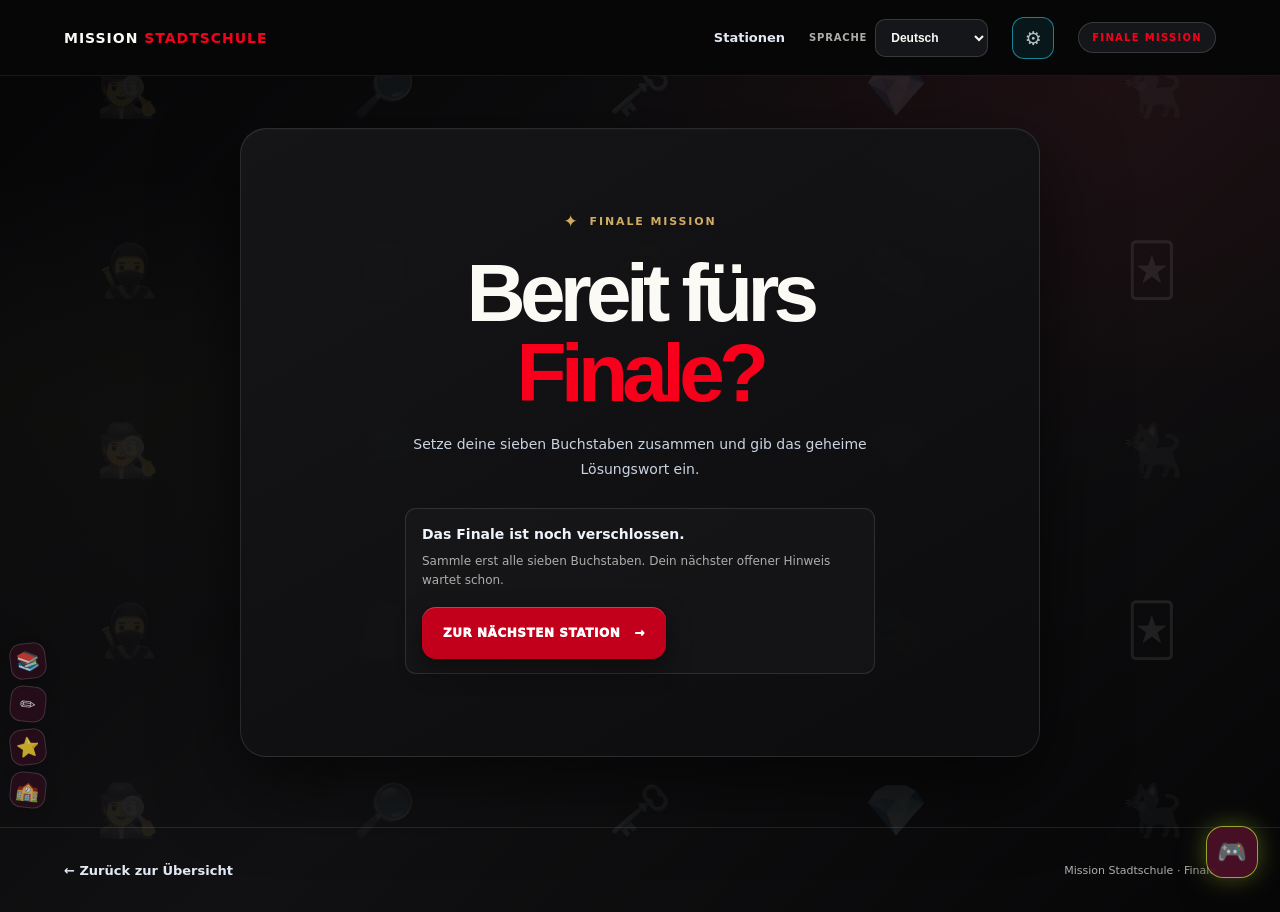
<file: final.html>
<!doctype html>
<html lang="de">
<head>
  <meta charset="utf-8">
  <meta name="viewport" content="width=device-width, initial-scale=1">
  <meta name="theme-color" content="#090a0c">
  <meta name="description" content="Setze die gesammelten Buchstaben zusammen und knacke das Finale der Mission Stadtschule.">
  <title>Mission Stadtschule – Finale</title>
  <link rel="stylesheet" href="style.css?v=mission-20261111-2">
</head>
<body class="final-page">
<div class="emoji-backdrop" aria-hidden="true"><span>🕵️</span><span>🔎</span><span>🗝️</span><span>💎</span><span>🐈‍⬛</span><span>🥷</span><span>🚨</span><span>💰</span><span>🎭</span><span>🃏</span><span>🕵️</span><span>🔎</span><span>🗝️</span><span>💎</span><span>🐈‍⬛</span><span>🥷</span><span>🚨</span><span>💰</span><span>🎭</span><span>🃏</span><span>🕵️</span><span>🔎</span><span>🗝️</span><span>💎</span><span>🐈‍⬛</span></div>
<header class="top">
  <a class="brand" href="index.html" aria-label="Zurück zur Mission Stadtschule Startseite" data-i18n-aria-label="backHome">MISSION <span>STADTSCHULE</span></a>
  <nav class="top-links" aria-label="Hauptnavigation" data-i18n-aria-label="mainNav">
    <a href="index.html#stationen" data-i18n="navStations">Stationen</a>
  </nav>
  <div class="language-picker">
    <label for="languageSelect" data-i18n="language">Sprache</label>
    <select id="languageSelect" aria-label="Sprache auswählen" data-i18n-aria-label="languageSelect">
      <option value="de">Deutsch</option>
      <option value="en">English</option>
      <option value="ar">العربية</option>
      <option value="ru">Русский</option>
      <option value="es">Español</option>
      <option value="fr">Français</option>
      <option value="tr">Türkçe</option>
    </select>
  </div>
  <details class="settings-menu">
    <summary data-i18n-aria-label="settingsOpen" data-i18n-title="settingsOpen" aria-label="Einstellungen öffnen" title="Einstellungen öffnen">⚙️</summary>
    <div class="settings-panel">
      <strong data-i18n="settingsTitle">ANSICHT &amp; TON</strong>
      <label for="siteBrightness" data-i18n="brightness">Bildschirmhelligkeit</label>
      <div class="brightness-control"><input id="siteBrightness" type="range" min="80" max="120" value="105"><output id="brightnessValue" for="siteBrightness">105%</output></div>
      <label for="soundVolume" data-i18n="soundVolume">Lautstärke</label>
      <div class="brightness-control"><input id="soundVolume" type="range" min="0" max="100" value="80"><output id="soundVolumeValue" for="soundVolume">80%</output></div>
      <label class="settings-toggle" for="soundEffects"><input id="soundEffects" type="checkbox" checked><span data-i18n="soundEffects">Klicksounds</span></label>
      <fieldset class="layout-mode-setting">
        <legend data-i18n="deviceModeTitle">Gerätegröße</legend>
        <div class="layout-mode-options">
          <label class="layout-mode-option"><input type="radio" name="layoutMode" value="auto" checked><span data-i18n="deviceModeAuto">Auto</span></label>
          <label class="layout-mode-option"><input type="radio" name="layoutMode" value="phone"><span data-i18n="deviceModePhone">Telefon</span></label>
          <label class="layout-mode-option"><input type="radio" name="layoutMode" value="tablet"><span data-i18n="deviceModeTablet">Tablet</span></label>
        </div>
      </fieldset>
    </div>
  </details>
  <div class="badge" data-i18n="finalMission">FINAL MISSION</div>
</header>

<main class="final-wrap">
  <section class="final-card">
    <div class="eyebrow"><span class="eyebrow-mark" aria-hidden="true">✦</span> <span data-i18n="finalMission">FINAL MISSION</span></div>
    <h1 data-i18n-html="finalTitle">Bereit fürs<br><span>Finale?</span></h1>
    <p data-i18n="finalDescription">Setze deine sieben Buchstaben zusammen und gib das geheime Lösungswort ein.</p>
    <div id="finalLocked" class="locked-message hidden" role="status">
      <strong data-i18n="lockedTitle">Das Finale ist noch verschlossen.</strong>
      <p data-i18n="lockedText">Sammle erst alle sieben Buchstaben. Dein nächster offener Hinweis wartet schon.</p>
      <a id="nextStationLink" class="btn" href="index.html#stationen"><span data-i18n="nextOpen">ZUR NÄCHSTEN STATION</span> <span aria-hidden="true">→</span></a>
    </div>
    <form id="finalForm" class="final-form">
      <label class="field-label" for="finalInput" data-i18n="solutionLabel">Dein Lösungswort</label>
      <input id="finalInput" class="answer" type="text" inputmode="text" autocomplete="off" autocapitalize="characters" autocorrect="off" spellcheck="false" placeholder="LÖSUNGSWORT" data-i18n-placeholder="solutionPlaceholder" aria-describedby="finalMessage" required>
      <button class="btn" type="submit"><span data-i18n="checkCode">CODE PRÜFEN</span> <span aria-hidden="true">→</span></button>
      <div id="finalMessage" aria-live="polite"></div>
    </form>
    <section id="schoolReveal" class="school-reveal hidden" aria-labelledby="storyTitle" aria-live="polite">
      <div class="story-kicker" data-i18n="storyKicker">DIE GESCHICHTE UNSERER SCHULE</div>
      <h2 id="storyTitle" data-i18n-html="storyTitle">Ein Ort.<br><span>Viele Geschichten.</span></h2>
      <div id="schoolStory" class="school-story"></div>
      <div class="story-spectrum cipher-easter-egg" role="button" tabindex="0" data-i18n-aria-label="cipherEggButton" aria-label="Geheime Botschaft entdecken"><span></span><span></span><span></span></div>
      <div id="schoolFacts" class="school-facts"></div>
      <section id="creditsList" class="story-credits" aria-live="polite"></section>
      <p class="story-thanks" data-i18n="storyThanks">Danke, dass du unsere Rallye gespielt hast. Schön, dass du dabei warst! 💙</p>
      <div class="easter-eggs">
        <p id="cipherSecret" class="easter-egg-message hidden" aria-live="polite"></p>
        <button id="creditTrigger" class="easter-egg-trigger" type="button" data-i18n-aria-label="easterEggButton" aria-label="Geheime Stern-Taste">⭐</button>
        <p id="developerCredit" class="easter-egg-message hidden" aria-live="polite"></p>
        <div class="color-sequence" data-i18n-aria-label="colorSequenceLabel" aria-label="Geheime Farbenfolge">
          <button class="color-key red" type="button" data-secret-color="red" data-i18n-aria-label="colorRed" aria-label="Rot"><span></span></button>
          <button class="color-key blue" type="button" data-secret-color="blue" data-i18n-aria-label="colorBlue" aria-label="Blau"><span></span></button>
          <button class="color-key green" type="button" data-secret-color="green" data-i18n-aria-label="colorGreen" aria-label="Grün"><span></span></button>
        </div>
        <p id="schoolSecret" class="easter-egg-message hidden" aria-live="polite"></p>
        <button id="neonToggle" class="neon-toggle" type="button" aria-expanded="false" aria-controls="neonControl" data-i18n-aria-label="sliderToggle" aria-label="Neon-Regler öffnen">🌈</button>
        <div id="neonControl" class="neon-control hidden">
          <label for="neonIntensity"><span data-i18n="sliderLabel">Neon-Leuchten</span><input id="neonIntensity" type="range" min="10" max="100" value="65"></label>
          <p id="sliderSecret" class="easter-egg-message hidden" aria-live="polite"></p>
        </div>
      </div>
    </section>
  </section>
</main>
<div class="page-stickers" aria-hidden="true"><span>📚</span><span>✏️</span><span>⭐</span><span>🏫</span></div>
<footer class="site-footer">
  <a class="text-link" href="index.html" data-i18n="backOverview">← Zurück zur Übersicht</a>
  <span data-i18n="footerFinal">Mission Stadtschule · Finale</span>
</footer>

<details class="quick-emoji-game">
  <summary data-i18n-aria-label="emojiGameOpen" data-i18n-title="emojiGameOpen" aria-label="Emoji-Spiel öffnen" title="Emoji-Spiel öffnen">🎮</summary>
  <div class="quick-game-panel">
    <strong data-i18n="emojiGameTitle">DIE EMOJI-MISSION</strong>
    <p data-i18n="emojiGameQuestion">Welches Emoji gehört zu unserer Schule?</p>
    <div class="emoji-choices" role="group" aria-label="Emoji-Spiel">
      <button type="button" data-emoji-choice="🌳" data-i18n-aria-label="emojiTree" aria-label="Baum" aria-pressed="false">🌳</button>
      <button type="button" data-emoji-choice="🏫" data-i18n-aria-label="emojiSchool" aria-label="Schule" aria-pressed="false">🏫</button>
      <button type="button" data-emoji-choice="⚽" data-i18n-aria-label="emojiFootball" aria-label="Fußball" aria-pressed="false">⚽</button>
    </div>
    <p id="emojiGameMessage" class="emoji-game-message" role="status" aria-live="polite"></p>
  </div>
</details>
<script src="script.js?v=mission-20261111-2"></script>
</body>
</html>
</file>
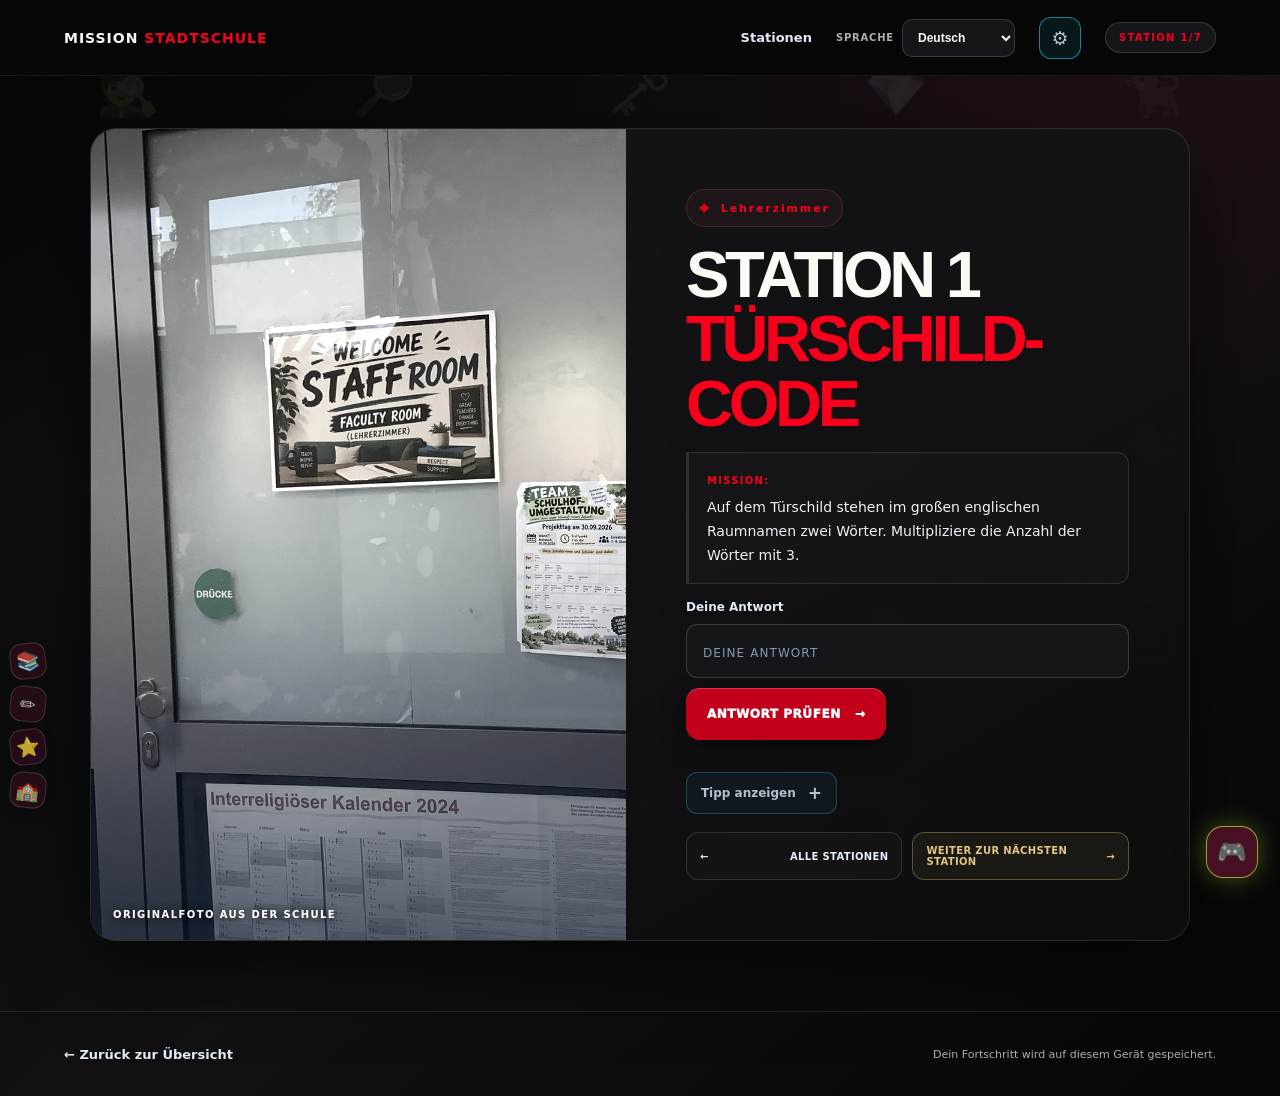
<file: station.html>
<!doctype html>
<html lang="de">
<head>
  <meta charset="utf-8">
  <meta name="viewport" content="width=device-width, initial-scale=1">
  <meta name="theme-color" content="#090a0c">
  <meta name="description" content="Löse eine Station der QR-Rallye an der Stadtschule.">
  <title>Station – Mission Stadtschule</title>
  <link rel="stylesheet" href="style.css?v=mission-20261111-2">
</head>
<body class="station-page">
<div class="emoji-backdrop" aria-hidden="true"><span>🕵️</span><span>🔎</span><span>🗝️</span><span>💎</span><span>🐈‍⬛</span><span>🥷</span><span>🚨</span><span>💰</span><span>🎭</span><span>🃏</span><span>🕵️</span><span>🔎</span><span>🗝️</span><span>💎</span><span>🐈‍⬛</span><span>🥷</span><span>🚨</span><span>💰</span><span>🎭</span><span>🃏</span><span>🕵️</span><span>🔎</span><span>🗝️</span><span>💎</span><span>🐈‍⬛</span></div>
<header class="top">
  <a class="brand" href="index.html" aria-label="Zurück zur Mission Stadtschule Startseite" data-i18n-aria-label="backHome">MISSION <span>STADTSCHULE</span></a>
  <nav class="top-links" aria-label="Hauptnavigation" data-i18n-aria-label="mainNav">
    <a href="index.html#stationen" data-i18n="navStations">Stationen</a>
  </nav>
  <div class="language-picker">
    <label for="languageSelect" data-i18n="language">Sprache</label>
    <select id="languageSelect" aria-label="Sprache auswählen" data-i18n-aria-label="languageSelect">
      <option value="de">Deutsch</option>
      <option value="en">English</option>
      <option value="ar">العربية</option>
      <option value="ru">Русский</option>
      <option value="es">Español</option>
      <option value="fr">Français</option>
      <option value="tr">Türkçe</option>
    </select>
  </div>
  <details class="settings-menu">
    <summary data-i18n-aria-label="settingsOpen" data-i18n-title="settingsOpen" aria-label="Einstellungen öffnen" title="Einstellungen öffnen">⚙️</summary>
    <div class="settings-panel">
      <strong data-i18n="settingsTitle">ANSICHT &amp; TON</strong>
      <label for="siteBrightness" data-i18n="brightness">Bildschirmhelligkeit</label>
      <div class="brightness-control"><input id="siteBrightness" type="range" min="80" max="120" value="105"><output id="brightnessValue" for="siteBrightness">105%</output></div>
      <label for="soundVolume" data-i18n="soundVolume">Lautstärke</label>
      <div class="brightness-control"><input id="soundVolume" type="range" min="0" max="100" value="80"><output id="soundVolumeValue" for="soundVolume">80%</output></div>
      <label class="settings-toggle" for="soundEffects"><input id="soundEffects" type="checkbox" checked><span data-i18n="soundEffects">Klicksounds</span></label>
      <fieldset class="layout-mode-setting">
        <legend data-i18n="deviceModeTitle">Gerätegröße</legend>
        <div class="layout-mode-options">
          <label class="layout-mode-option"><input type="radio" name="layoutMode" value="auto" checked><span data-i18n="deviceModeAuto">Auto</span></label>
          <label class="layout-mode-option"><input type="radio" name="layoutMode" value="phone"><span data-i18n="deviceModePhone">Telefon</span></label>
          <label class="layout-mode-option"><input type="radio" name="layoutMode" value="tablet"><span data-i18n="deviceModeTablet">Tablet</span></label>
        </div>
      </fieldset>
    </div>
  </details>
  <div id="stationNumber" class="badge">STATION</div>
</header>

<main class="station-wrap">
  <div id="stationCard" class="station-card"></div>
</main>

<div class="page-stickers" aria-hidden="true"><span>📚</span><span>✏️</span><span>⭐</span><span>🏫</span></div>

<footer class="site-footer">
  <a class="text-link" href="index.html" data-i18n="backOverview">← Zurück zur Übersicht</a>
  <span data-i18n="progressSaved">Dein Fortschritt wird auf diesem Gerät gespeichert.</span>
</footer>

<details class="quick-emoji-game">
  <summary data-i18n-aria-label="emojiGameOpen" data-i18n-title="emojiGameOpen" aria-label="Emoji-Spiel öffnen" title="Emoji-Spiel öffnen">🎮</summary>
  <div class="quick-game-panel">
    <strong data-i18n="emojiGameTitle">DIE EMOJI-MISSION</strong>
    <p data-i18n="emojiGameQuestion">Welches Emoji gehört zu unserer Schule?</p>
    <div class="emoji-choices" role="group" aria-label="Emoji-Spiel">
      <button type="button" data-emoji-choice="🌳" data-i18n-aria-label="emojiTree" aria-label="Baum" aria-pressed="false">🌳</button>
      <button type="button" data-emoji-choice="🏫" data-i18n-aria-label="emojiSchool" aria-label="Schule" aria-pressed="false">🏫</button>
      <button type="button" data-emoji-choice="⚽" data-i18n-aria-label="emojiFootball" aria-label="Fußball" aria-pressed="false">⚽</button>
    </div>
    <p id="emojiGameMessage" class="emoji-game-message" role="status" aria-live="polite"></p>
  </div>
</details>

<script src="script.js?v=mission-20261111-2"></script>
</body>
</html>
</file>
<file: style.css>
:root {
  color-scheme: dark;
  --bg: #260612;
  --panel: #500d28;
  --panel-light: #74133c;
  --text: #fff7fa;
  --muted: #e7b9ca;
  --accent: #f51c5b;
  --accent-dark: #a70f40;
  --blue: #22e8ff;
  --green: #c9ff38;
  --line: #9c3158;
  --danger: #ff9aab;
  --success: #d3ff6a;
  --neon-intensity: .65;
  --radius: 26px;
}

* { box-sizing: border-box; }
html { scroll-behavior: smooth; scroll-padding-top: 90px; }
body {
  min-width: 320px;
  min-height: 100vh;
  margin: 0;
  color: var(--text);
  background:
    radial-gradient(ellipse at 86% 8%, #ff174c55 0, transparent 34rem),
    radial-gradient(ellipse at 8% 44%, #17dff525 0, transparent 34rem),
    radial-gradient(ellipse at 52% 95%, #b3ed2717 0, transparent 36rem),
    linear-gradient(138deg, #310716 0%, #52102b 54%, #290818 100%);
  font-family: Inter, ui-sans-serif, system-ui, -apple-system, BlinkMacSystemFont, "Segoe UI", sans-serif;
}

a { color: inherit; text-decoration: none; }
button, input { font: inherit; }
button, a { -webkit-tap-highlight-color: transparent; }
a:focus-visible, button:focus-visible, input:focus-visible {
  outline: 3px solid var(--accent);
  outline-offset: 4px;
}

.top {
  position: sticky;
  z-index: 5;
  top: 0;
  display: flex;
  min-height: 76px;
  align-items: center;
  justify-content: space-between;
  gap: 24px;
  padding: 0 max(5vw, calc((100vw - 1160px) / 2));
  border-bottom: 1px solid #ffffff18;
  background: #0a1020eF;
  backdrop-filter: blur(20px);
}
.brand { flex: 0 0 auto; font-size: 14px; font-weight: 900; letter-spacing: .07em; }
.brand span { color: var(--accent); }
.top-links { display: flex; align-items: center; gap: 30px; margin-left: auto; }
.top-links a, .text-link { color: #d7deea; font-size: 13px; font-weight: 700; transition: color .18s ease; }
.top-links a:hover, .text-link:hover { color: var(--accent); }
.language-picker { display: flex; align-items: center; gap: 8px; }
.language-picker label { color: var(--muted); font-size: 10px; font-weight: 800; letter-spacing: .08em; text-transform: uppercase; }
.language-picker select {
  min-height: 38px;
  padding: 0 30px 0 11px;
  border: 1px solid #ffffff28;
  border-radius: 10px;
  background: #182641;
  color: var(--text);
  cursor: pointer;
  font-size: 12px;
  font-weight: 700;
}
.language-picker select:focus-visible { outline: 3px solid var(--accent); outline-offset: 3px; }
.badge {
  flex: 0 0 auto;
  padding: 9px 13px;
  border: 1px solid #ffffff28;
  border-radius: 999px;
  color: var(--accent);
  font-size: 10px;
  font-weight: 900;
  letter-spacing: .13em;
}

.hero {
  display: grid;
  width: min(1160px, 100%);
  grid-template-columns: minmax(0, 1.35fr) minmax(300px, .72fr);
  align-items: center;
  gap: clamp(28px, 5vw, 72px);
  margin: 0 auto;
  padding: clamp(62px, 10vw, 128px) 28px 78px;
}
.hero-card { position: relative; padding: clamp(24px, 3vw, 40px); }
.hero-card, .progress-card, .station-card, .final-card {
  border-color: #ffffff20;
  background:
    linear-gradient(135deg, #ffffff09, transparent 45%),
    linear-gradient(150deg, #1c2a46f5, #121c31f5);
  box-shadow: 0 28px 80px #02061180, inset 0 1px #ffffff0d;
}
.hero-card::before {
  position: absolute;
  z-index: -1;
  top: -90px;
  left: -50px;
  width: 360px;
  height: 360px;
  border: 1px solid #ffffff0b;
  border-radius: 50%;
  content: "";
}
.eyebrow, .section-title {
  color: var(--accent);
  font-size: 11px;
  font-weight: 900;
  letter-spacing: .17em;
}
.eyebrow { display: flex; align-items: center; gap: 10px; }
.eyebrow-mark { font-size: 17px; }
h1, .overview-heading h2 { font-family: "Arial", ui-sans-serif, system-ui, sans-serif; }
.hero h1 {
  margin: 24px 0 22px;
  font-size: clamp(52px, 8vw, 94px);
  font-weight: 850;
  letter-spacing: -.075em;
  line-height: .99;
  text-wrap: balance;
}
.hero h1 span, .overview-heading h2 span { color: var(--accent); }
.hero-card > p, .overview-heading > p, .station-content > p, .final-card > p {
  max-width: 540px;
  color: #c1cad8;
  font-size: 16px;
  line-height: 1.8;
}
.hero-actions { display: flex; flex-wrap: wrap; align-items: center; gap: 22px; margin-top: 30px; }
.btn {
  display: inline-flex;
  min-height: 52px;
  align-items: center;
  justify-content: center;
  gap: 14px;
  padding: 0 21px;
  border: 0;
  border-radius: 14px;
  background: var(--accent);
  box-shadow: 0 9px 24px #ff526d25, inset 0 1px #ffffff55;
  color: #240b12;
  cursor: pointer;
  font-size: 12px;
  font-weight: 950;
  letter-spacing: .045em;
  transition: transform .18s ease, background .18s ease, box-shadow .18s ease;
}
.btn:hover { transform: translateY(-2px); background: #ff8294; box-shadow: 0 14px 32px #ff526d40, inset 0 1px #ffffff70; }
.btn.secondary { margin-left: 8px; background: #303e55; color: var(--text); }
.text-link { display: inline-flex; align-items: center; gap: 8px; }
.hero-note { margin-top: 42px; color: var(--muted); font-size: 12px; }
.hero-note span { margin-right: 8px; color: var(--accent); }
.hero-emoji-reactions { display: flex; flex-wrap: wrap; align-items: center; gap: 8px; margin-top: 20px; }
.hero-emoji-label { margin-right: 4px; color: var(--muted); font-size: 11px; font-weight: 750; }
.hero-emoji-reactions button { display: inline-flex; min-width: 56px; height: 38px; align-items: center; justify-content: center; gap: 6px; padding: 0 10px; border: 1px solid #ffffff24; border-radius: 12px; background: #ffffff0a; color: var(--text); cursor: pointer; font-size: 17px; transition: transform .18s ease, border-color .18s ease, background .18s ease; }
.hero-emoji-reactions button span:last-child { color: var(--muted); font-size: 11px; font-weight: 850; }
.hero-emoji-reactions button:hover, .hero-emoji-reactions button.is-pressed { transform: translateY(-2px); border-color: var(--blue); background: #22e8ff20; }
.hero-emoji-reactions button:disabled { cursor: default; opacity: .72; }
.hero-emoji-reactions button.is-pressed span:first-child { animation: emoji-correct .5s ease both; }

.progress-card, .hero-card, .station-card, .final-card {
  border: 1px solid #ffffff17;
  border-radius: var(--radius);
  background: linear-gradient(150deg, #1d2c47f2, #17243bf2);
  box-shadow: 0 28px 80px #03091666;
}
.progress-card { padding: clamp(23px, 3vw, 34px); }
.progress-heading { display: flex; align-items: center; justify-content: space-between; }
.progress-heading h2 { margin: 10px 0 0; font-size: 46px; font-weight: 850; letter-spacing: -.06em; }
.progress-total { color: var(--muted); font-size: 23px; font-weight: 600; }
.progress-icon {
  display: grid;
  width: 50px;
  height: 50px;
  place-items: center;
  border: 1px solid #6ff0a740;
  border-radius: 16px;
  background: #6ff0a714;
  color: var(--green);
  font-size: 24px;
}
.progress-track { height: 6px; margin-top: 21px; overflow: hidden; border-radius: 999px; background: #ffffff15; }
.progress-track span { display: block; width: 0; height: 100%; border-radius: inherit; background: var(--green); transition: width .35s ease; }
.progress-caption { margin: 10px 0 0; color: var(--muted); font-size: 12px; }
.reset-button {
  margin-top: 16px;
  padding: 8px 0;
  border: 0;
  background: transparent;
  color: #bdc8d8;
  cursor: pointer;
  font-size: 11px;
  font-weight: 750;
  text-decoration: underline;
  text-decoration-color: #bdc8d866;
  text-underline-offset: 4px;
}
.reset-button:hover { color: var(--accent); text-decoration-color: currentColor; }
.letters { display: grid; grid-template-columns: repeat(7, minmax(0, 1fr)); gap: 8px; margin: 22px 0 16px; }
.letter {
  display: grid;
  min-width: 0;
  aspect-ratio: 1;
  place-items: center;
  border: 1px solid #ffffff1b;
  border-radius: 12px;
  background: #101b2e80;
  color: #8f9bb0;
  font-size: 20px;
  font-weight: 900;
  transition: transform .18s ease, background .18s ease, color .18s ease;
}
a.letter:hover { transform: translateY(-3px); }
.letter.done { border-color: #6ff0a766; background: #6ff0a71c; color: var(--green); }
.muted { min-height: 20px; margin: 0; color: var(--muted); font-size: 12px; line-height: 1.6; }
.muted.warning { color: #ffc2ad; }

.rules {
  display: grid;
  width: min(1160px, calc(100% - 56px));
  grid-template-columns: repeat(4, 1fr);
  margin: 0 auto;
  border-top: 1px solid #ffffff20;
  border-bottom: 1px solid #ffffff20;
}
.rules div { display: flex; min-height: 76px; align-items: center; gap: 14px; padding: 12px 16px; }
.rules div + div { border-left: 1px solid #ffffff18; }
.rules b { color: var(--accent); font-size: 12px; }
.rules span { color: #d1d8e3; font-size: 13px; font-weight: 650; }

.school-showcase, .reviews-section { width: min(1160px, calc(100% - 56px)); margin: 0 auto; }
.school-showcase { padding-top: 30px; }
.school-profile-grid { display: grid; grid-template-columns: minmax(0, .9fr) minmax(0, 1.1fr); align-items: stretch; gap: 22px; }
.school-photo-card { position: relative; display: block; min-height: 380px; overflow: hidden; border: 1px solid #ffffff24; border-radius: 20px; background: #101a30; box-shadow: 0 24px 60px #03091655; }
.school-photo-card img { display: block; width: 100%; height: 100%; min-height: 380px; object-fit: cover; transition: transform .25s ease; }
.school-photo-card:hover img { transform: scale(1.025); }
.school-photo-caption { position: absolute; right: 0; bottom: 0; left: 0; display: flex; align-items: center; gap: 10px; padding: 22px 18px 16px; background: linear-gradient(transparent, #07101de8); color: #fff; font-size: 12px; font-weight: 800; }
.school-photo-caption strong { margin-right: auto; letter-spacing: .04em; }
.school-photo-caption > span:nth-child(2) { color: var(--green); }
.home-school-facts { min-width: 0; padding: 20px; border: 1px solid #ffffff18; border-radius: 20px; background: linear-gradient(160deg, rgba(31, 46, 72, 0.95), rgba(16, 24, 37, 0.86)); }
.home-school-facts h3 { margin: 0 0 14px; color: var(--green); font-size: 17px; }
.home-school-facts .school-facts { grid-template-columns: repeat(2, minmax(0, 1fr)); gap: 10px; margin: 0; }
.home-school-facts .school-facts p { padding: 12px; font-size: 12px; }
.home-school-facts .school-facts-source { grid-column: 1 / -1; }

.station-overview { width: min(1160px, calc(100% - 56px)); margin: 0 auto; padding: 96px 0 100px; }
.overview-heading { display: flex; align-items: end; justify-content: space-between; gap: 32px; margin-bottom: 34px; }
.overview-heading h2 { margin: 14px 0 0; font-size: clamp(36px, 5vw, 55px); letter-spacing: -.06em; line-height: 1.05; }
.overview-heading > p { max-width: 330px; margin: 0 0 4px; font-size: 14px; }
.station-grid { display: grid; grid-template-columns: repeat(4, minmax(0, 1fr)); gap: 16px; }

.reviews-section { padding-bottom: 88px; }
.reviews-heading { margin-top: 8px; }
.reviews-cta-row { display: flex; justify-content: space-between; gap: 12px; margin: 0 0 18px; }
.leave-review-button { border: 1px solid rgba(201, 255, 56, 0.65); background: linear-gradient(135deg, rgba(201, 255, 56, 0.2), rgba(34, 232, 255, 0.12)); color: #e7ffad; }
.leave-review-button:hover { background: linear-gradient(135deg, rgba(201, 255, 56, 0.32), rgba(34, 232, 255, 0.2)); }
.reviews-toggle {
  min-width: 210px;
  justify-content: center;
  gap: 10px;
  padding: 0 18px;
  border: 1px solid rgba(255, 208, 102, 0.55);
  background: linear-gradient(135deg, rgba(255, 209, 102, 0.18), rgba(69, 199, 255, 0.12));
  box-shadow: 0 10px 26px rgba(255, 209, 102, 0.12);
  color: #fff2bf;
}
.reviews-toggle.is-empty {
  border-color: rgba(255, 209, 102, 0.7);
  background: linear-gradient(135deg, rgba(255, 209, 102, 0.2), rgba(255, 92, 112, 0.12));
  color: #ffe69d;
}
.reviews-layout { display: grid; grid-template-columns: minmax(280px, 0.8fr) minmax(0, 1.2fr); gap: 22px; }
.review-form-card, .review-list-wrap { padding: 20px; border: 1px solid #ffffff18; border-radius: 24px; background: rgba(18, 26, 41, 0.9); }
.review-list-wrap.is-focused { box-shadow: 0 0 0 2px rgba(69, 199, 255, 0.7), 0 0 28px rgba(69, 199, 255, 0.2); }
.review-form-card h3, .admin-panel h4 { margin: 0 0 12px; font-size: 18px; }
.admin-panel-head { display: flex; align-items: center; gap: 10px; margin-bottom: 12px; }
.admin-panel-head h4 { margin: 0; }
.review-form { display: grid; gap: 10px; }
.review-input, .review-select, .review-textarea {
  width: 100%;
  padding: 12px 14px;
  border: 1px solid #ffffff28;
  border-radius: 12px;
  background: rgba(10, 17, 30, 0.9);
  color: var(--text);
  font: inherit;
}
.photo-input { padding: 9px; font-size: 12px; }
.photo-input:disabled { opacity: .55; cursor: not-allowed; }
.cloud-setup-note { margin: 10px 0 0; color: var(--muted); font-size: 12px; line-height: 1.6; }
.review-photo { display: block; width: min(100%, 360px); max-height: 280px; margin: 8px 0 14px; border: 1px solid #ffffff24; border-radius: 12px; object-fit: cover; }
.photo-preview-error { margin: 8px 0; color: #ffafb1; font-size: 12px; }
.review-reply-photo { width: min(100%, 280px); max-height: 220px; }
.photo-pending { margin: 8px 0; color: #ffd166; font-size: 12px; font-weight: 750; }
.photo-moderation { display: flex; flex-wrap: wrap; align-items: center; gap: 8px; margin: 8px 0 14px; color: #ffd166; font-size: 12px; font-weight: 750; }
.photo-moderation-button { min-height: 36px; padding: 6px 12px; border: 1px solid rgba(201,255,56,.5); border-radius: 9px; background: rgba(201,255,56,.1); color: #e7ffad; cursor: pointer; font-size: 12px; font-weight: 800; }
.photo-moderation-button:hover { background: rgba(201,255,56,.2); }
.review-textarea { min-height: 110px; resize: vertical; }
.review-select { appearance: none; }
.star-rating { display: flex; gap: 8px; margin: 2px 0 10px; }
.star-button {
  width: 34px; height: 34px; border: 1px solid rgba(255,255,255,0.2); border-radius: 10px; background: rgba(255,255,255,0.03); color: rgba(255,255,255,0.4); cursor: pointer; font-size: 24px; line-height: 1; transition: transform .2s ease, border-color .2s ease, color .2s ease;
}
.star-button.is-active { color: #ffd166; border-color: rgba(255,209,102,0.75); background: rgba(255,209,102,0.1); }
.star-button:hover { transform: translateY(-1px); border-color: rgba(255,209,102,0.7); }
.review-success { margin: 10px 0 0; padding: 10px 12px; border: 1px solid rgba(116, 255, 178, 0.45); border-radius: 10px; background: rgba(111, 240, 167, 0.12); color: var(--green); font-size: 12px; }
.review-error { margin: 10px 0 0; padding: 10px 12px; border: 1px solid rgba(255, 109, 109, 0.45); border-radius: 10px; background: rgba(255, 109, 109, 0.1); color: #ffafb1; font-size: 12px; }
.admin-panel { margin-top: 20px; padding-top: 18px; border-top: 1px solid #ffffff12; }
.admin-sign-out { margin-left: auto; padding: 6px 10px; border: 1px solid #ffffff28; border-radius: 8px; background: #ffffff0b; color: var(--muted); cursor: pointer; font-size: 11px; font-weight: 800; }
.review-list { display: grid; gap: 16px; }
.review-card, .review-empty {
  padding: 18px 18px 16px;
  border: 1px solid #ffffff18;
  border-radius: 18px;
  background: linear-gradient(180deg, rgba(36, 53, 80, 0.6), rgba(14, 22, 35, 0.82));
}
.review-empty {
  display: grid;
  place-items: center;
  gap: 10px;
  padding: 26px 22px;
  border: 1px solid rgba(255, 209, 102, 0.45);
  background: linear-gradient(180deg, rgba(255, 209, 102, 0.1), rgba(17, 28, 42, 0.85));
  box-shadow: inset 0 1px 0 rgba(255,255,255,0.09), 0 12px 30px rgba(255, 209, 102, 0.08);
}
.review-meta { display: flex; align-items: center; justify-content: space-between; gap: 12px; margin-bottom: 10px; }
.review-meta strong { font-size: 14px; }
.review-stars { display: inline-flex; gap: 2px; color: rgba(255,255,255,0.3); }
.star-display { font-size: 13px; }
.star-display.filled { color: #ffd166; }
.review-text {
  margin: 0 0 12px;
  color: #edf2ff;
  font-size: 14px;
  line-height: 1.7;
}
.review-reactions { display: flex; align-items: center; gap: 8px; flex-wrap: wrap; margin-bottom: 10px; }
.review-reaction {
  display: inline-flex; align-items: center; gap: 6px; min-height: 30px; padding: 5px 10px; border: 1px solid rgba(255,255,255,0.12); border-radius: 999px; background: rgba(255,255,255,0.03); color: var(--text); cursor: pointer; font-size: 12px;
}
.review-reaction:disabled { cursor: default; opacity: .7; }
.review-reply { padding-top: 12px; border-top: 1px solid rgba(255, 255, 255, 0.1); }
.review-reply strong { display: block; margin-bottom: 6px; color: var(--accent); font-size: 11px; letter-spacing: 0.14em; text-transform: uppercase; }
.review-reply p { margin: 0; color: var(--muted); font-size: 12px; line-height: 1.7; }
.review-empty { text-align: center; }
.review-admin-actions { display: flex; justify-content: flex-end; margin-bottom: 10px; }
.admin-delete-btn { border: 1px solid rgba(255, 109, 109, 0.5); border-radius: 999px; background: rgba(255, 109, 109, 0.08); color: #ffafb1; padding: 8px 12px; cursor: pointer; font: inherit; }
.admin-access-button {
  position: fixed; right: 22px; bottom: 22px; z-index: 30; display: inline-flex; align-items: center; justify-content: center; gap: 8px; min-width: 112px; height: 56px; padding: 0 14px; border: 1px solid rgba(90, 190, 255, 0.7); border-radius: 18px; background: linear-gradient(135deg, rgba(38,57,90,0.98), rgba(17,27,39,0.96)); box-shadow: 0 18px 30px rgba(0,0,0,0.36); color: #fff; cursor: pointer; font-size: 26px;
}
.admin-access-label { color: #b7eaff; font-size: 11px; font-weight: 900; }
.admin-access-modal {
  position: fixed; inset: 0; z-index: 40; display: grid; place-items: center; background: rgba(4,8,14,0.65); backdrop-filter: blur(6px);
}
.admin-access-card {
  position: relative; width: min(360px, calc(100vw - 32px)); padding: 24px 20px 20px; border: 1px solid rgba(255,255,255,0.12); border-radius: 22px; background: #121d2d; box-shadow: 0 18px 44px rgba(0,0,0,0.35); text-align: center;
}
.admin-access-card h3 { margin: 0 0 8px; }
.admin-access-card p { margin: 0 0 16px; color: var(--muted); font-size: 13px; line-height: 1.7; }
.admin-access-close { position: absolute; top: 10px; right: 12px; border: 0; background: transparent; color: var(--text); font-size: 24px; cursor: pointer; }
.admin-access-card .btn { width: 100%; margin-top: 14px; }
.admin-access-card > div { display: grid; gap: 7px; margin: 14px 0 10px; text-align: left; }
.admin-access-card > div label { color: var(--muted); font-size: 12px; font-weight: 750; }
.sr-only { position: absolute; width: 1px; height: 1px; overflow: hidden; clip: rect(0, 0, 0, 0); white-space: nowrap; }
.btn.danger { border-color: rgba(255, 109, 109, 0.4); background: rgba(255, 109, 109, 0.08); color: #ffb8b8; }
.review-empty-emoji { font-size: 32px; margin-bottom: 8px; }
.review-empty h3 { margin: 0 0 8px; }
.review-empty p { margin: 0; color: var(--muted); line-height: 1.7; }
.station-tile {
  position: relative;
  overflow: hidden;
  border: 1px solid #ffffff1a;
  border-radius: 20px;
  background: linear-gradient(155deg, #1d2c49, #111b30);
  box-shadow: 0 8px 24px #03091622;
  transition: transform .2s ease, border-color .2s ease, box-shadow .2s ease;
}
.station-tile:hover { transform: translateY(-5px); border-color: #45c7ff80; box-shadow: 0 18px 38px #03091666, 0 0 22px #45c7ff16; }
.station-tile img { display: block; width: 100%; height: 175px; object-fit: cover; filter: saturate(.88); transition: transform .3s ease, filter .3s ease; }
.station-tile:hover img { transform: scale(1.035); filter: saturate(1.08); }
.station-tile-content { padding: 16px; }
.station-tile-top { display: flex; align-items: center; justify-content: space-between; gap: 10px; }
.station-tile-number { color: var(--accent); font-size: 10px; font-weight: 900; letter-spacing: .13em; }
.station-tile-status { color: var(--muted); font-size: 10px; font-weight: 750; }
.station-tile-status.done { color: var(--accent); }
.station-tile h3 { margin: 13px 0 4px; font-size: 17px; }
.station-tile p { margin: 0; color: var(--muted); font-size: 12px; }
.tile-link { display: block; }

.site-footer {
  display: flex;
  min-height: 85px;
  align-items: center;
  justify-content: space-between;
  gap: 20px;
  padding: 18px max(5vw, calc((100vw - 1160px) / 2));
  border-top: 1px solid #ffffff18;
  color: var(--muted);
  font-size: 11px;
}

.station-wrap, .final-wrap { width: min(1100px, calc(100% - 40px)); margin: 52px auto 70px; }
.station-card { display: grid; min-height: 560px; grid-template-columns: minmax(0, .95fr) minmax(0, 1fr); overflow: hidden; }
.station-image-wrap { position: relative; min-height: 560px; overflow: hidden; background: #101a30; }
.station-image-wrap::after { position: absolute; inset: 45% 0 0; background: linear-gradient(transparent, #101a30a6); content: ""; pointer-events: none; }
.station-image-wrap img { display: block; width: 100%; height: 100%; min-height: 560px; object-fit: cover; }
.station-card[data-station="3"] .station-image-wrap img, .station-tile[data-station="3"] img { object-position: 52% 22%; }
.station-card[data-station="4"] .station-image-wrap img, .station-tile[data-station="4"] img { object-position: 44% 25%; }
.station-card[data-station="5"] .station-image-wrap img, .station-tile[data-station="5"] img { object-position: 86% center; }
.station-card[data-station="7"] .station-image-wrap img, .station-tile[data-station="7"] img { object-position: 8% center; }
.station-photo-label { position: absolute; z-index: 1; bottom: 20px; left: 22px; color: #fff; font-size: 10px; font-weight: 850; letter-spacing: .14em; text-shadow: 0 1px 8px #000; }
.station-content { display: flex; flex-direction: column; justify-content: center; gap: 16px; padding: clamp(28px, 5vw, 60px); }
.station-content .eyebrow { width: fit-content; padding: 8px 12px; border: 1px solid #ff526d33; border-radius: 999px; background: #ff526d0c; color: var(--accent); }
.station-content h1 { margin: 0; font-size: clamp(42px, 5.2vw, 65px); letter-spacing: -.065em; line-height: .99; }
.station-content h1 span { color: var(--accent); }
.mission-box { margin: 0; padding: 16px 18px; border: 1px solid #ffffff15; border-left: 3px solid var(--accent); border-radius: 0 12px 12px 0; background: #ffffff08; }
.mission-box b { color: var(--accent); font-size: 10px; letter-spacing: .13em; }
.mission-box p { margin: 8px 0 0; color: #e0e5ed; font-size: 14px; line-height: 1.7; }
.station-content form { display: grid; gap: 10px; }
.field-label { display: block; margin: 0; color: #d7deea; font-size: 12px; font-weight: 750; }
.answer {
  display: block;
  width: 100%;
  min-height: 54px;
  padding: 14px 16px;
  border: 1px solid #ffffff2b;
  border-radius: 11px;
  background: #101a30;
  color: var(--text);
  font-size: 16px;
  outline: none;
  transition: border-color .18s ease, box-shadow .18s ease;
}
.answer::placeholder { color: #8290a5; font-size: 12px; letter-spacing: .09em; }
.answer:focus { border-color: var(--blue); box-shadow: 0 0 0 3px #45c7ff22; }
.station-content .btn { justify-self: start; margin-top: 0; }
.success, .error, .locked-message { margin-top: 15px; padding: 14px 16px; border-radius: 11px; font-size: 13px; line-height: 1.6; }
.success { border: 1px solid #6ff0a740; background: #6ff0a714; color: var(--success); }
.error { border: 1px solid #ff8c8640; background: #ff8c8612; color: #ffb4ae; }
.success strong, .error strong { font-weight: 850; }
.hint-panel { display: grid; gap: 10px; }
.hint-toggle {
  display: inline-flex;
  width: fit-content;
  min-height: 42px;
  align-items: center;
  justify-content: center;
  gap: 12px;
  padding: 0 14px;
  border: 1px solid #45c7ff40;
  border-radius: 11px;
  background: #45c7ff0d;
  color: var(--blue);
  cursor: pointer;
  font-size: 12px;
  font-weight: 800;
  transition: background .18s ease, border-color .18s ease, transform .18s ease;
}
.hint-toggle:hover { transform: translateY(-1px); border-color: #45c7ff80; background: #45c7ff18; }
.hint-toggle span { font-size: 17px; line-height: 1; }
.hint[hidden] { display: none; }
.hint { padding: 12px 14px; border: 1px solid #ffffff17; border-radius: 12px; background: #101a3070; color: var(--muted); font-size: 12px; line-height: 1.7; }
.hint strong { color: var(--accent); }
.station-nav { display: grid; grid-template-columns: repeat(2, minmax(0, 1fr)); gap: 10px; margin-top: 2px; }
.station-nav-button {
  display: flex;
  min-height: 48px;
  align-items: center;
  justify-content: space-between;
  gap: 10px;
  padding: 0 13px;
  border: 1px solid #ffffff20;
  border-radius: 12px;
  background: #ffffff08;
  color: #dbe3ef;
  font-size: 10px;
  font-weight: 850;
  letter-spacing: .035em;
  transition: transform .18s ease, background .18s ease, border-color .18s ease;
}
.station-nav-button:hover { transform: translateY(-2px); border-color: #ffffff45; background: #ffffff10; }
.station-nav-button.primary { border-color: #45c7ff50; background: #45c7ff15; color: var(--blue); }
.station-nav-button.primary:hover { border-color: var(--blue); background: #45c7ff24; }
.station-error { grid-column: 1 / -1; padding: 55px; text-align: center; }
.station-error h1 { font-size: clamp(35px, 6vw, 55px); }

.final-wrap { width: min(800px, calc(100% - 40px)); }
.final-card { padding: clamp(30px, 7vw, 82px); text-align: center; }
.final-card > .eyebrow { justify-content: center; }
.final-card h1 { margin: 22px 0 18px; font-size: clamp(52px, 8vw, 82px); letter-spacing: -.07em; line-height: .98; }
.final-card h1 span { color: var(--accent); }
.final-card > p { max-width: 490px; margin: 0 auto 26px; font-size: 14px; }
.final-form { max-width: 440px; margin: 0 auto; text-align: left; }
.final-form .answer { text-align: center; text-transform: uppercase; }
.final-form .btn { width: 100%; margin-top: 13px; }
.locked-message { max-width: 470px; margin: 26px auto 0; border: 1px solid #ffffff20; background: #ffffff08; color: #e3e8f0; text-align: left; }
.locked-message strong { font-size: 14px; }
.locked-message p { margin: 6px 0 12px; color: var(--muted); font-size: 12px; }
.locked-message .btn { margin-top: 5px; }
.school-reveal { margin-top: 34px; padding: 30px 12px 0; border-top: 1px solid #ffffff20; }
.school-reveal:not(.hidden) { animation: story-arrive .8s cubic-bezier(.2, .75, .25, 1) both; }
.story-kicker { color: var(--blue); font-size: 10px; font-weight: 900; letter-spacing: .16em; }
.school-reveal h2 { margin: 16px 0 12px; color: var(--text); font-size: 42px; line-height: 1.06; }
.school-reveal h2 span { color: var(--green); text-shadow: 0 0 24px #6ff0a733; }
.story-placeholder { max-width: 470px; margin: 0 auto; color: #c1cad8; font-size: 14px; line-height: 1.8; }
.story-spectrum { display: flex; width: min(230px, 72%); height: 4px; gap: 5px; margin: 24px auto 25px; }
.story-spectrum span { flex: 1; border-radius: 99px; opacity: .8; }
.story-spectrum span:nth-child(1) { background: var(--accent); box-shadow: 0 0 14px #ff526d88; }
.story-spectrum span:nth-child(2) { background: var(--blue); box-shadow: 0 0 14px #45c7ff88; }
.story-spectrum span:nth-child(3) { background: var(--green); box-shadow: 0 0 14px #6ff0a788; }
.school-reveal:not(.hidden) .story-spectrum span { animation: spectrum-glow 2.4s ease-in-out infinite alternate; }
.school-reveal:not(.hidden) .story-spectrum span:nth-child(2) { animation-delay: .35s; }
.school-reveal:not(.hidden) .story-spectrum span:nth-child(3) { animation-delay: .7s; }
.easter-eggs { display: flex; flex-wrap: wrap; align-items: center; justify-content: center; gap: 10px 14px; }
.easter-egg-trigger { display: grid; width: 38px; height: 38px; place-items: center; border: 1px solid #ff526d66; border-radius: 50%; background: #ff526d12; color: var(--accent); cursor: pointer; font-size: 20px; transition: transform .2s ease, box-shadow .2s ease; }
.easter-egg-trigger:hover { transform: rotate(18deg) scale(1.08); box-shadow: 0 0 18px #ff526d55; }
.color-sequence { display: flex; gap: 8px; }
.color-key { display: grid; width: 28px; height: 28px; place-items: center; padding: 0; border: 1px solid #ffffff2a; border-radius: 50%; background: #101a30; cursor: pointer; }
.color-key span { width: 10px; height: 10px; border-radius: 50%; }
.color-key.red span { background: var(--accent); box-shadow: 0 0 10px #ff526d99; }
.color-key.blue span { background: var(--blue); box-shadow: 0 0 10px #45c7ff99; }
.color-key.green span { background: var(--green); box-shadow: 0 0 10px #6ff0a799; }
.easter-egg-message { flex-basis: 100%; margin: 2px 0 0; color: var(--green); font-size: 12px; font-weight: 750; animation: story-arrive .45s ease both; }
.school-reveal.secret-found .story-spectrum { animation: spectrum-found .65s ease-in-out 2; }
@keyframes story-arrive { from { opacity: 0; transform: translateY(16px); filter: blur(7px); } to { opacity: 1; transform: translateY(0); filter: blur(0); } }
@keyframes spectrum-glow { from { opacity: .55; } to { opacity: 1; } }
@keyframes spectrum-found { 50% { transform: scaleX(1.14); filter: brightness(1.8); } }
.hidden { display: none !important; }
[dir="rtl"] .reset-button { text-align: right; }
[dir="rtl"] .station-photo-label { right: 22px; left: auto; }
[dir="rtl"] body { text-align: right; }
[dir="rtl"] .top-links { margin-right: auto; margin-left: 0; }
[dir="rtl"] .mission-box { border-right: 3px solid var(--accent); border-left: 1px solid #ffffff15; border-radius: 12px 0 0 12px; }
[dir="rtl"] .station-content .btn { justify-self: start; }
[dir="rtl"] .hero-actions, [dir="rtl"] .hero-note { direction: rtl; }
[dir="rtl"] .progress-track span { margin-left: auto; }

@media (max-width: 900px) {
  .hero { grid-template-columns: minmax(0, 1.1fr) minmax(275px, .9fr); gap: 30px; }
  .station-grid { grid-template-columns: repeat(3, minmax(0, 1fr)); }
  .station-tile img { height: 155px; }
  .station-card { grid-template-columns: minmax(0, .85fr) minmax(0, 1fr); }
  .station-image-wrap, .station-image-wrap img { min-height: 500px; }
}

@media (max-width: 700px) {
  .top { display: grid; min-height: 66px; grid-template-columns: minmax(0, 1fr) auto; gap: 10px 12px; padding: 10px 20px; }
  .brand { font-size: 12px; }
  .top-links { grid-column: 2; grid-row: 1; gap: 14px; margin-left: 0; }
  .top-links a { font-size: 11px; }
  .language-picker { grid-column: 1; grid-row: 2; }
  .language-picker label { font-size: 9px; }
  .language-picker select { min-height: 34px; }
  .badge { grid-column: 2; grid-row: 2; justify-self: end; }
  .badge { padding: 8px 10px; font-size: 9px; }
  .hero { grid-template-columns: 1fr; gap: 34px; padding: 68px 22px 50px; }
  .hero-card { padding: 24px; }
  .hero h1 { font-size: clamp(54px, 12vw, 78px); }
  .hero-card > p { font-size: 14px; }
  .hero-note { margin-top: 27px; }
  .progress-card { max-width: 520px; }
  .rules { width: calc(100% - 44px); grid-template-columns: repeat(2, 1fr); }
  .rules div { min-height: 62px; padding: 10px 7px; }
  .rules div:nth-child(3) { border-left: 0; }
  .rules div:nth-child(n+3) { border-top: 1px solid #ffffff18; }
  .school-showcase { width: calc(100% - 44px); }
  .school-profile-grid { grid-template-columns: 1fr; }
  .school-photo-card, .school-photo-card img { min-height: 0; height: clamp(210px, 58vw, 350px); }
  .home-school-facts .school-facts { grid-template-columns: 1fr; }
  .station-overview { width: calc(100% - 44px); padding: 68px 0; }
  .overview-heading { display: block; }
  .overview-heading > p { margin-top: 17px; }
  .station-grid { grid-template-columns: repeat(2, minmax(0, 1fr)); gap: 12px; }
  .station-tile img { height: clamp(105px, 28vw, 155px); }
  .station-tile-content { padding: 12px; }
  .station-tile h3 { font-size: 15px; }
  .site-footer { min-height: 74px; padding: 16px 22px; }
  .site-footer > span { max-width: 48%; text-align: right; }
  .station-wrap, .final-wrap { width: calc(100% - 28px); margin: 24px auto 38px; }
  .station-card { grid-template-columns: 1fr; }
  .station-image-wrap { min-height: 0; height: clamp(220px, 60vw, 370px); }
  .station-image-wrap img { min-height: 0; }
  .station-content { padding: 28px 23px 32px; }
  .station-content h1 { font-size: clamp(43px, 11vw, 60px); }
  .station-error { padding: 35px 20px; }
  .school-reveal { padding-right: 0; padding-left: 0; }
  .school-reveal h2 { font-size: 34px; }
}

@media (max-width: 420px) {
  .top { padding: 0 14px; }
  .top { padding-top: 9px; padding-bottom: 9px; }
  .top-links { gap: 10px; }
  .top-links a { font-size: 10px; }
  .badge { padding: 7px 8px; letter-spacing: .07em; }
  .brand { font-size: 10px; }
  .language-picker { gap: 6px; }
  .language-picker select { max-width: 120px; padding-right: 24px; padding-left: 8px; font-size: 11px; }
  .hero-actions { align-items: flex-start; flex-direction: column; gap: 16px; }
  .btn { min-height: 49px; padding: 0 16px; }
  .station-grid { gap: 9px; }
  .station-tile-status { font-size: 9px; }
  .station-tile-content { padding: 10px; }
}

@media (max-width: 380px) {
  .station-nav { grid-template-columns: 1fr; }
  .station-nav-button { min-height: 44px; }
}

@media (prefers-reduced-motion: reduce) {
  *, *::before, *::after { scroll-behavior: auto !important; transition-duration: .01ms !important; animation-duration: .01ms !important; animation-iteration-count: 1 !important; }
}

.top { background: #370919ed; }
.hero-card, .progress-card, .station-card, .final-card { background: linear-gradient(145deg, #78143cf5, #410a23f5); }
.station-tile { background: linear-gradient(155deg, #72143c, #3c0a20); }
.station-image-wrap { background: #3a0c20; }
.language-picker select, .answer { border-color: #e783a344; background: #3b0b20; }
.mission-box, .hint, .locked-message { border-color: #f8d9e426; background: #fff3f708; }
.station-nav-button { border-color: #fbd7e038; background: #fff4f70b; }
.station-nav-button.primary { border-color: #22e8ff80; background: #22e8ff18; color: var(--blue); box-shadow: 0 0 18px #22e8ff1c; }
.btn { box-shadow: 0 9px 26px #f51c5b55, 0 0 22px #f51c5b25, inset 0 1px #ffffff66; }
.btn:hover { background: #ff4778; box-shadow: 0 14px 32px #f51c5b72, 0 0 24px #22e8ff28, inset 0 1px #ffffff80; }
.progress-icon { border-color: #c9ff3875; background: #c9ff381c; color: var(--green); box-shadow: 0 0 22px #c9ff3822; }
.progress-track span, .letter.done { background: var(--green); color: #281006; box-shadow: 0 0 16px #c9ff3877; }
.success { border-color: #c9ff3877; background: #c9ff381a; color: var(--success); }
.answer:focus { border-color: var(--blue); box-shadow: 0 0 0 3px #22e8ff35, 0 0 22px #22e8ff22; }
.story-kicker { color: var(--blue); text-shadow: 0 0 16px #22e8ff66; }
.school-reveal h2 span { color: var(--green); text-shadow: 0 0 24px #c9ff3877; }
.story-placeholder, .school-story { max-width: 760px; margin: 0 auto; color: #ffedf3; font-size: 15px; line-height: 1.8; text-align: left; }
.school-story h3 { margin: 30px 0 8px; color: var(--blue); font-size: 19px; line-height: 1.35; text-shadow: 0 0 15px #22e8ff38; }
.school-story p { margin: 10px 0 16px; }
.school-story .story-lead { margin: 0 auto 22px; color: var(--green); font-size: 18px; font-weight: 750; text-align: center; text-shadow: 0 0 18px #c9ff383d; }
.school-story .story-motto { margin-top: 28px; padding: 18px; border: 1px solid #c9ff3866; border-radius: 14px; background: #c9ff3810; color: var(--green); font-weight: 800; text-align: center; box-shadow: 0 0 24px #c9ff3817; }
.story-spectrum span:nth-child(1) { box-shadow: 0 0 18px #f51c5b; }
.story-spectrum span:nth-child(2) { box-shadow: 0 0 18px #22e8ff; }
.story-spectrum span:nth-child(3) { box-shadow: 0 0 18px #c9ff38; }
.school-reveal:not(.hidden) .story-spectrum span { filter: drop-shadow(0 0 calc(12px * var(--neon-intensity)) currentColor); }
.school-facts { display: grid; grid-template-columns: repeat(2, minmax(0, 1fr)); gap: 12px; margin: 25px auto; text-align: left; }
.school-facts p { margin: 0; padding: 16px; border: 1px solid #22e8ff4d; border-radius: 12px; background: #22e8ff0d; color: #eaffff; font-size: 13px; line-height: 1.7; box-shadow: 0 0 20px #22e8ff14; }
.school-facts .school-facts-source { grid-column: 1 / -1; }
.school-facts-source a { color: var(--blue); text-underline-offset: 3px; }
.story-credits { margin: 24px auto; padding: 18px; border-top: 1px solid #ffffff24; border-bottom: 1px solid #ffffff24; text-align: left; }
.story-credits h3 { margin: 0 0 10px; color: var(--green); font-size: 15px; }
.story-credits ul { display: grid; gap: 8px; margin: 0; padding-left: 20px; color: #f2dce5; font-size: 12px; line-height: 1.6; }
.easter-egg-trigger, .neon-toggle { border-color: #f51c5b88; background: #f51c5b20; color: #ff7196; box-shadow: 0 0 calc(20px * var(--neon-intensity)) #f51c5b66; }
.color-key { background: #3d0b21; }
.color-key.red span { background: var(--accent); box-shadow: 0 0 12px var(--accent); }
.color-key.blue span { background: var(--blue); box-shadow: 0 0 12px var(--blue); }
.color-key.green span { background: var(--green); box-shadow: 0 0 12px var(--green); }
.neon-toggle { display: grid; width: 38px; height: 38px; place-items: center; border: 1px solid #22e8ff80; border-radius: 50%; cursor: pointer; font-size: 19px; transition: transform .18s ease, box-shadow .18s ease; }
.neon-toggle:hover { transform: scale(1.1); box-shadow: 0 0 24px #22e8ff99; }
.neon-control { flex-basis: 100%; width: min(360px, 100%); margin: 8px auto 0; padding: 14px 16px; border: 1px solid #22e8ff66; border-radius: 12px; background: #22e8ff0d; text-align: left; }
.neon-control label { display: grid; gap: 10px; color: var(--blue); font-size: 12px; font-weight: 800; }
.neon-control input { width: 100%; accent-color: var(--green); cursor: pointer; }
.neon-control .easter-egg-message { margin-top: 8px; }

:root {
  --bg: #08090b;
  --panel: #151619;
  --panel-light: #222328;
  --text: #f0eee9;
  --muted: #a7a5a1;
  --accent: #c51e32;
  --accent-dark: #7f1423;
  --blue: #aeb5bf;
  --green: #c7a45c;
  --line: #39393b;
  --danger: #ed7b7b;
  --success: #d7bd7d;
}

body {
  isolation: isolate;
  background:
    radial-gradient(ellipse at 86% 8%, #a70f2018 0, transparent 34rem),
    radial-gradient(ellipse at 8% 44%, #b9a3720b 0, transparent 34rem),
    linear-gradient(138deg, #090a0c 0%, #171719 54%, #08090b 100%);
}
.emoji-backdrop {
  position: fixed;
  z-index: 0;
  inset: 0;
  display: grid;
  grid-template-columns: repeat(5, minmax(0, 1fr));
  grid-template-rows: repeat(5, minmax(0, 1fr));
  overflow: hidden;
  opacity: .09;
  pointer-events: none;
}
.emoji-backdrop span { display: grid; place-items: center; font-size: clamp(24px, 4vw, 52px); filter: grayscale(.45); }
main, .site-footer { position: relative; z-index: 1; }
.top { border-color: #ffffff10; background: #090a0ced; }
.brand span { color: var(--accent); }
.badge, .language-picker select, .answer, .settings-menu summary { border-color: #ffffff24; background-color: #141518; }
.hero-card, .progress-card, .station-card, .final-card, .home-school-facts {
  border-color: #ffffff1b;
  background: linear-gradient(150deg, #1a1b1ef5, #101113f5);
  box-shadow: 0 28px 80px #000000a6, inset 0 1px #ffffff08;
}
.hero h1 span, .overview-heading h2 span { color: #d7d2c8; }
.eyebrow, .section-title { color: #c7a45c; }
.btn { background: #a5192c; box-shadow: 0 9px 26px #00000070, inset 0 1px #ffffff35; color: #fff; }
.btn:hover { background: #c51e32; box-shadow: 0 12px 30px #a5192c40, inset 0 1px #ffffff45; }
.btn.secondary { background: #28292d; }
.progress-icon { border-color: #c7a45c55; background: #c7a45c12; color: #d8bc7e; box-shadow: none; }
.progress-track span, .letter.done { background: #c7a45c; color: #14110a; box-shadow: none; }
.station-tile { border-color: #ffffff1b; background: linear-gradient(155deg, #1c1d20, #101113); }
.station-tile:hover, .case-card:hover { border-color: #c7a45c80; box-shadow: 0 15px 40px #0009; }
.station-image-wrap { background: #101113; }
.station-image-wrap img, .station-tile img { filter: grayscale(.68) contrast(1.05); }
.mission-box, .hint, .locked-message { border-color: #ffffff1b; background: #ffffff06; }
.station-nav-button { border-color: #ffffff20; background: #ffffff06; }
.station-nav-button.primary { border-color: #c7a45c66; background: #c7a45c12; color: #d8bc7e; box-shadow: none; }
.success { border-color: #c7a45c66; background: #c7a45c12; color: #e6d7b4; }
.answer:focus { border-color: #c7a45c; box-shadow: 0 0 0 3px #c7a45c25; }
.quick-emoji-game > summary { border-color: #c7a45c66; background: #171719f2; box-shadow: 0 10px 28px #000a; }
.settings-menu summary { border-color: #ffffff24; background: #171719; color: #d2d0cb; }
.settings-panel { border-color: #c7a45c50; background: linear-gradient(145deg, #202023, #111214); }
.settings-panel strong { color: #d8bc7e; }
.school-photo-card, .review-form-card, .review-list-wrap { border-color: #ffffff20; background: #141518; }
.home-school-facts .school-facts p { border-color: #ffffff1b; background: #ffffff06; color: #ddd9d2; box-shadow: none; }
.home-school-facts h3, .school-reveal h2 span, .story-credits h3 { color: #d8bc7e; text-shadow: none; }
.school-facts p { border-color: #ffffff1b; background: #ffffff06; color: #dedbd5; box-shadow: none; }
.story-kicker, .school-story h3 { color: #c7a45c; text-shadow: none; }
.story-spectrum span:nth-child(1) { box-shadow: 0 0 14px #b51c30; }
.story-spectrum span:nth-child(2) { box-shadow: 0 0 14px #aeb5bf; }
.story-spectrum span:nth-child(3) { box-shadow: 0 0 14px #c7a45c; }

.mission-intel { width: min(1160px, calc(100% - 56px)); margin: 72px auto 0; }
.intel-heading { margin-bottom: 26px; }
.achievement-panel, .collection-panel, .bonus-panel {
  margin-top: 18px;
  padding: clamp(18px, 3vw, 26px);
  border: 1px solid #ffffff19;
  border-radius: 20px;
  background: linear-gradient(145deg, #17181af2, #101113f2);
  box-shadow: 0 18px 50px #0005;
}
.achievement-panel h3, .collection-heading h3 { margin: 0; color: #d6d2c8; font-size: 13px; font-weight: 900; letter-spacing: .12em; }
.achievement-grid { display: grid; grid-template-columns: repeat(3, minmax(0, 1fr)); gap: 12px; margin-top: 16px; }
.achievement-card {
  display: grid;
  min-height: 124px;
  grid-template-columns: auto minmax(0, 1fr);
  align-content: start;
  gap: 10px 12px;
  padding: 15px;
  border: 1px solid #ffffff16;
  border-radius: 14px;
  background: #ffffff04;
  opacity: .66;
  transition: border-color .2s ease, transform .2s ease, opacity .2s ease;
}
.achievement-card.is-earned { border-color: #c7a45c70; background: linear-gradient(145deg, #c7a45c12, #ffffff04); opacity: 1; }
.achievement-card.is-earned .achievement-icon { animation: achievement-stamp .45s ease both; }
.achievement-icon { grid-row: span 2; font-size: 25px; }
.achievement-card h4 { margin: 0; color: var(--text); font-size: 14px; }
.achievement-card p { margin: 5px 0 0; color: var(--muted); font-size: 12px; line-height: 1.55; }
.achievement-status, .case-card-status, .bonus-token-status { color: #aaa7a0; font-size: 9px; font-weight: 900; letter-spacing: .09em; }
.achievement-status { grid-column: 2; }
.is-earned .achievement-status, .is-collected .case-card-status, .bonus-token.is-found .bonus-token-status { color: #d8bc7e; }
.collection-heading { display: flex; align-items: center; justify-content: space-between; gap: 16px; }
.collection-heading p { margin: 7px 0 0; color: var(--muted); font-size: 12px; line-height: 1.5; }
.collection-count, .bonus-points { flex: 0 0 auto; color: #d8bc7e; font-size: 12px; font-weight: 900; }
.card-collection { display: grid; grid-template-columns: repeat(4, minmax(0, 1fr)); gap: 12px; margin-top: 17px; }
.case-card {
  display: grid;
  min-width: 0;
  gap: 8px;
  padding: 10px;
  overflow: hidden;
  border: 1px solid #ffffff18;
  border-radius: 13px;
  background: #ffffff04;
  transition: border-color .2s ease, transform .2s ease, box-shadow .2s ease;
}
.case-card:hover { transform: translateY(-3px); }
.case-card-image { position: relative; display: block; height: 105px; overflow: hidden; border-radius: 8px; background: #202124; }
.case-card-image img { width: 100%; height: 100%; object-fit: cover; filter: grayscale(1) brightness(.46); }
.case-card.is-collected .case-card-image img { filter: grayscale(.55) brightness(.78); }
.case-card-letter { position: absolute; inset: 0; display: grid; place-items: center; color: #eee7d9; font-size: 31px; font-weight: 950; text-shadow: 0 2px 12px #000; }
.case-card-number { color: #a8a6a0; font-size: 9px; font-weight: 900; letter-spacing: .1em; }
.case-card strong { overflow: hidden; color: #e4e0d8; font-size: 12px; text-overflow: ellipsis; white-space: nowrap; }
.case-card-status { margin-top: 1px; }
.bonus-collection { display: grid; grid-template-columns: repeat(5, minmax(0, 1fr)); gap: 10px; margin-top: 16px; }
.bonus-token {
  display: grid;
  min-width: 0;
  min-height: 112px;
  align-content: center;
  justify-items: center;
  gap: 7px;
  padding: 10px 6px;
  border: 1px dashed #ffffff2a;
  border-radius: 14px;
  background: #ffffff04;
  color: var(--text);
  cursor: pointer;
  text-align: center;
  transition: transform .2s ease, border-color .2s ease, background .2s ease;
}
.bonus-token:hover:not(:disabled) { transform: translateY(-3px); border-color: #c7a45c80; }
.bonus-token.is-found { border-style: solid; border-color: #c7a45c70; background: #c7a45c0d; }
.bonus-token:disabled { cursor: default; opacity: 1; }
.bonus-token-icon { display: grid; width: 38px; height: 38px; place-items: center; border-radius: 50%; background: #ffffff0a; color: #c7a45c; font-size: 21px; font-weight: 900; }
.bonus-token-title { overflow-wrap: anywhere; color: #c9c6bf; font-size: 10px; font-weight: 750; line-height: 1.35; }
.bonus-message { min-height: 18px; margin: 12px 0 0; color: #d8bc7e; font-size: 12px; font-weight: 750; }
.mission-success { position: relative; display: flex; min-height: 50px; align-items: center; gap: 8px; overflow: hidden; }
.success-stamp { display: inline-grid; width: 28px; height: 28px; flex: 0 0 auto; place-items: center; border: 1px solid #d8bc7e77; border-radius: 50%; color: #e3c77e; font-size: 16px; }
.success-sparkles { margin-left: auto; color: #d8bc7e; font-size: 17px; letter-spacing: .15em; white-space: nowrap; }
.mission-success .success-stamp { animation: success-stamp .55s cubic-bezier(.2, 1.4, .4, 1) both; }
.mission-success .success-sparkles { animation: success-sparkles .8s ease-out both; }
@keyframes success-stamp { from { opacity: 0; transform: scale(2.4) rotate(-30deg); } to { opacity: 1; transform: scale(1) rotate(0); } }
@keyframes success-sparkles { 0% { opacity: 0; transform: translateX(24px); } 45% { opacity: 1; } 100% { opacity: .75; transform: translateX(0); } }
@keyframes achievement-stamp { 0% { transform: scale(.65) rotate(-20deg); } 70% { transform: scale(1.2) rotate(7deg); } 100% { transform: scale(1); } }

@media (max-width: 900px) {
  .achievement-grid { grid-template-columns: 1fr; }
  .card-collection { grid-template-columns: repeat(3, minmax(0, 1fr)); }
}
@media (max-width: 700px) {
  .mission-intel { width: calc(100% - 44px); margin-top: 48px; }
  .card-collection { grid-template-columns: repeat(2, minmax(0, 1fr)); }
  .bonus-collection { grid-template-columns: repeat(3, minmax(0, 1fr)); }
  .emoji-backdrop { grid-template-columns: repeat(4, minmax(0, 1fr)); opacity: .07; }
  .emoji-backdrop span:nth-child(n+21) { display: none; }
}
@media (max-width: 380px) {
  .mission-success { flex-wrap: wrap; }
  .success-sparkles { margin-left: 0; }
  .bonus-collection { grid-template-columns: repeat(2, minmax(0, 1fr)); }
}

:root {
  --accent: #ec001b;
  --accent-dark: #820012;
  --panel: #111113;
  --panel-light: #1b1b1e;
}
body {
  background:
    radial-gradient(ellipse at 86% 8%, #d0001b12 0, transparent 34rem),
    radial-gradient(ellipse at 8% 44%, #b9a37208 0, transparent 34rem),
    linear-gradient(138deg, #050506 0%, #111113 54%, #060607 100%);
}
.top { background: #070708f5; }
.hero-card, .progress-card, .station-card, .final-card, .home-school-facts,
.achievement-panel, .collection-panel, .bonus-panel {
  background: linear-gradient(150deg, #151517f5, #0c0c0ef5);
}
.btn { background: #b9001b; }
.btn:hover { background: #ed001f; }
.review-form-card, .review-list-wrap, .review-card {
  min-width: 0;
  border-color: #ffffff19;
  background: linear-gradient(150deg, #151517f5, #0c0c0ef5);
}
.reviews-layout, .review-list, .review-card, .review-meta, .review-text,
.review-reply, .review-reply p, .review-admin-actions {
  min-width: 0;
  max-width: 100%;
}
.review-card, .review-meta strong, .review-text, .review-reply p {
  overflow-wrap: anywhere;
  word-break: break-word;
}
.review-text { white-space: pre-wrap; }
.review-photo { max-width: 100%; height: auto; }
.home-school-facts .school-facts p {
  min-width: 0;
  overflow-wrap: anywhere;
  border-color: #ffffff20;
  background: #ffffff07;
  color: #f0eee9;
}
.story-credits .system-credits {
  display: grid;
  gap: 8px;
  margin-top: 16px;
  padding-top: 14px;
  border-top: 1px solid #ffffff1a;
}
.system-credits p {
  margin: 0;
  padding: 11px 12px;
  border: 1px solid #ffffff17;
  border-radius: 10px;
  background: #ffffff05;
  color: #e4e0d8;
  font-size: 12px;
  line-height: 1.65;
  overflow-wrap: anywhere;
}
.cipher-easter-egg { cursor: pointer; }
.cipher-easter-egg:focus-visible { outline: 2px solid var(--accent); outline-offset: 7px; }
.secret-code-toast {
  position: fixed;
  z-index: 50;
  right: 16px;
  bottom: 88px;
  left: 16px;
  width: fit-content;
  max-width: min(520px, calc(100vw - 32px));
  margin: 0 auto;
  padding: 13px 18px;
  border: 1px solid #ec001b8a;
  border-radius: 13px;
  background: #101012f5;
  box-shadow: 0 12px 40px #000b, 0 0 22px #ec001b22;
  color: #f3e8e8;
  font-size: 13px;
  font-weight: 750;
  line-height: 1.55;
  text-align: center;
  overflow-wrap: anywhere;
}
@media (max-width: 700px) {
  .reviews-layout { grid-template-columns: minmax(0, 1fr); }
  .reviews-layout > * { min-width: 0; }
  .review-form-card, .review-list-wrap { padding: 16px; }
  .review-card { padding: 15px; }
  .review-meta { flex-wrap: wrap; }
  .review-meta strong { flex: 1 1 100%; }
  .home-school-facts .school-facts { grid-template-columns: minmax(0, 1fr); }
  .home-school-facts .school-facts p { padding: 14px; font-size: 14px; line-height: 1.65; }
}
[dir="rtl"] .school-story, [dir="rtl"] .school-facts, [dir="rtl"] .story-credits { text-align: right; }
[dir="rtl"] .school-story .story-lead, [dir="rtl"] .school-story .story-motto { text-align: center; }

@media (max-width: 700px) {
  .school-story { font-size: 14px; }
  .school-story h3 { margin-top: 25px; font-size: 17px; }
  .school-facts { grid-template-columns: 1fr; }
}

:root { --display-brightness: 1.05; }
.top, main, .site-footer { filter: brightness(var(--display-brightness, 1)); }
a:focus-visible, button:focus-visible, input:focus-visible, .settings-menu summary:focus-visible { outline: 3px solid var(--blue); outline-offset: 4px; }
.settings-menu { position: relative; z-index: 10; flex: 0 0 auto; }
.settings-menu summary { display: grid; width: 42px; height: 42px; place-items: center; border: 1px solid #22e8ff80; border-radius: 12px; background: #22e8ff12; color: var(--blue); cursor: pointer; font-size: 19px; list-style: none; transition: transform .18s ease, box-shadow .18s ease, background .18s ease; }
.settings-menu summary::-webkit-details-marker { display: none; }
.settings-menu summary:hover, .settings-menu[open] summary { transform: rotate(12deg); background: #22e8ff24; box-shadow: 0 0 20px #22e8ff45; }
.settings-panel { position: absolute; top: calc(100% + 12px); right: 0; z-index: 15; display: grid; width: min(300px, calc(100vw - 28px)); gap: 12px; padding: 18px; border: 1px solid #22e8ff70; border-radius: 14px; background: linear-gradient(145deg, #70143a, #350919); box-shadow: 0 18px 48px #16030dbb, 0 0 24px #22e8ff1c; color: var(--text); text-align: left; }
.settings-panel strong { color: var(--green); font-size: 11px; font-weight: 900; letter-spacing: .12em; }
.settings-panel > label:not(.settings-toggle) { color: #ffe8f0; font-size: 12px; font-weight: 700; }
.brightness-control { display: flex; align-items: center; gap: 12px; }
.brightness-control input { width: 100%; min-width: 0; accent-color: var(--green); cursor: pointer; }
.brightness-control output { min-width: 42px; color: var(--blue); font-size: 12px; font-weight: 850; text-align: right; }
.settings-toggle { display: flex; min-height: 34px; align-items: center; gap: 10px; color: #ffe8f0; cursor: pointer; font-size: 12px; font-weight: 700; }
.settings-toggle input { width: 18px; height: 18px; margin: 0; accent-color: var(--green); cursor: pointer; }
.layout-mode-setting { display: grid; gap: 8px; margin: 2px 0 0; padding: 0; border: 0; }
.layout-mode-setting legend { margin-bottom: 8px; color: #ffe8f0; font-size: 12px; font-weight: 700; }
.layout-mode-options { display: grid; grid-template-columns: repeat(3, minmax(0, 1fr)); gap: 4px; padding: 4px; border: 1px solid #ffffff20; border-radius: 12px; background: #21071380; }
.layout-mode-option { position: relative; min-width: 0; cursor: pointer; }
.layout-mode-option input { position: absolute; width: 1px; height: 1px; opacity: 0; }
.layout-mode-option span { display: grid; min-height: 38px; place-items: center; padding: 4px; border-radius: 8px; color: var(--muted); font-size: 11px; font-weight: 800; text-align: center; }
.layout-mode-option input:checked + span { background: #22e8ff20; color: #b8f5ff; box-shadow: inset 0 0 0 1px #22e8ff70; }
.layout-mode-option input:focus-visible + span { outline: 3px solid var(--blue); outline-offset: 2px; }
html[data-layout-mode="phone"] .btn { min-height: 56px; padding-right: 20px; padding-left: 20px; }
html[data-layout-mode="phone"] .answer, html[data-layout-mode="phone"] .review-input, html[data-layout-mode="phone"] .review-select { min-height: 54px; }
html[data-layout-mode="phone"] .star-button { width: 44px; height: 44px; }
html[data-layout-mode="tablet"] .btn { min-height: 52px; }
html[data-layout-mode="tablet"] .answer, html[data-layout-mode="tablet"] .review-input, html[data-layout-mode="tablet"] .review-select { min-height: 50px; }
html[data-layout-mode="tablet"] .star-button { width: 42px; height: 42px; }
.settings-menu summary:active, button:active, .btn:active { transform: scale(.96); filter: brightness(1.15); }
.school-reveal:not(.hidden) .school-story > * { animation: story-line-arrive .55s cubic-bezier(.2, .75, .25, 1) both; animation-delay: var(--line-delay, 0ms); }
.story-thanks { margin: 28px auto 24px; padding: 17px 20px; border: 1px solid #c9ff3877; border-radius: 14px; background: #c9ff3812; color: var(--green); font-size: 16px; font-weight: 850; line-height: 1.65; text-align: center; text-shadow: 0 0 18px #c9ff3855; box-shadow: 0 0 24px #c9ff3818; animation: thank-you-arrive .8s cubic-bezier(.2, .75, .25, 1) 1.5s both; }
.settings-menu[open] .settings-panel { animation: settings-arrive .18s ease-out both; }
#finalInput[aria-invalid="true"] { border-color: var(--danger); box-shadow: 0 0 0 2px #ff9aab35; }
#finalInput[aria-invalid="false"] { border-color: var(--green); }
#schoolReveal { scroll-margin-top: 100px; }
.quick-emoji-game { position: fixed; right: 22px; bottom: 22px; z-index: 8; }
body.home-page .quick-emoji-game { right: 150px; }
.quick-emoji-game > summary { display: grid; width: 52px; height: 52px; place-items: center; border: 1px solid #c9ff38a0; border-radius: 17px; background: #4a1025f2; box-shadow: 0 0 24px #c9ff3850, 0 10px 28px #10030baa; cursor: pointer; font-size: 24px; list-style: none; transition: transform .18s ease, box-shadow .18s ease; }
.quick-emoji-game > summary::-webkit-details-marker { display: none; }
.quick-emoji-game > summary:hover, .quick-emoji-game[open] > summary { transform: translateY(-3px) rotate(-5deg); box-shadow: 0 0 30px #c9ff3880, 0 12px 30px #10030bbb; }
.quick-game-panel { position: absolute; right: 0; bottom: calc(100% + 12px); width: min(320px, calc(100vw - 28px)); padding: 18px; border: 1px solid #c9ff3880; border-radius: 15px; background: linear-gradient(145deg, #70143a, #350919); box-shadow: 0 18px 48px #16030dbb, 0 0 24px #c9ff3822; }
.quick-game-panel > strong { color: var(--green); font-size: 11px; font-weight: 900; letter-spacing: .12em; }
.quick-game-panel > p:not(.emoji-game-message) { margin: 10px 0 14px; color: #fff1f6; font-size: 13px; line-height: 1.6; }
.emoji-choices { display: flex; gap: 10px; }
.emoji-choices button { display: grid; width: 56px; height: 56px; place-items: center; border: 1px solid #22e8ff55; border-radius: 13px; background: #22e8ff12; cursor: pointer; font-size: 27px; transition: transform .16s ease, border-color .16s ease, box-shadow .16s ease; }
.emoji-choices button:hover { transform: translateY(-3px) scale(1.06); border-color: var(--blue); box-shadow: 0 0 18px #22e8ff55; }
.emoji-choices button:active { transform: scale(.92); }
.emoji-choices button.is-correct { border-color: var(--green); background: #c9ff3825; box-shadow: 0 0 22px #c9ff3888; animation: emoji-correct .5s ease both; }
.emoji-choices button.is-wrong { border-color: var(--danger); background: #ff9aab18; animation: emoji-wrong .3s ease both; }
.emoji-game-message { min-height: 20px; margin: 12px 0 0; color: var(--green); font-size: 12px; font-weight: 800; line-height: 1.5; }
.emoji-game-message.is-wrong { color: #ffb9c5; }
.page-stickers { position: fixed; left: 10px; bottom: 92px; z-index: 3; display: grid; gap: 7px; pointer-events: none; }
.page-stickers span { display: grid; width: 36px; height: 36px; place-items: center; border: 1px solid rgba(255,255,255,0.2); border-radius: 12px; background: rgba(57, 14, 34, 0.72); box-shadow: 0 6px 16px rgba(0,0,0,0.18); font-size: 19px; opacity: .76; }
.page-stickers span:nth-child(odd) { transform: rotate(-7deg); }
.page-stickers span:nth-child(even) { transform: rotate(6deg); }
@keyframes emoji-correct { 50% { transform: scale(1.17) rotate(8deg); } }
@keyframes emoji-wrong { 25%, 75% { transform: translateX(4px); } 50% { transform: translateX(-4px); } }
@keyframes story-line-arrive { from { opacity: 0; transform: translateY(14px); filter: blur(4px); } to { opacity: 1; transform: translateY(0); filter: blur(0); } }
@keyframes thank-you-arrive { from { opacity: 0; transform: translateY(18px) scale(.97); } to { opacity: 1; transform: translateY(0) scale(1); } }
@keyframes settings-arrive { from { opacity: 0; transform: translateY(-5px) scale(.98); } to { opacity: 1; transform: translateY(0) scale(1); } }

@media (max-width: 700px) {
  .settings-menu { grid-column: 2; grid-row: 3; justify-self: end; }
  .settings-menu summary { width: 36px; height: 36px; }
  .settings-panel { top: calc(100% + 8px); }
  .story-thanks { font-size: 14px; }
  .quick-emoji-game { right: 14px; bottom: 14px; }
  body.home-page .quick-emoji-game { right: 148px; bottom: 14px; }
  body.home-page .quick-game-panel { right: -126px; }
  .quick-emoji-game > summary { width: 48px; height: 48px; }
  .quick-game-panel { max-height: min(75vh, 360px); overflow-y: auto; }
  .page-stickers { left: 4px; bottom: 76px; gap: 5px; }
  .page-stickers span { width: 28px; height: 28px; border-radius: 9px; font-size: 15px; opacity: .55; }
}
</file>
